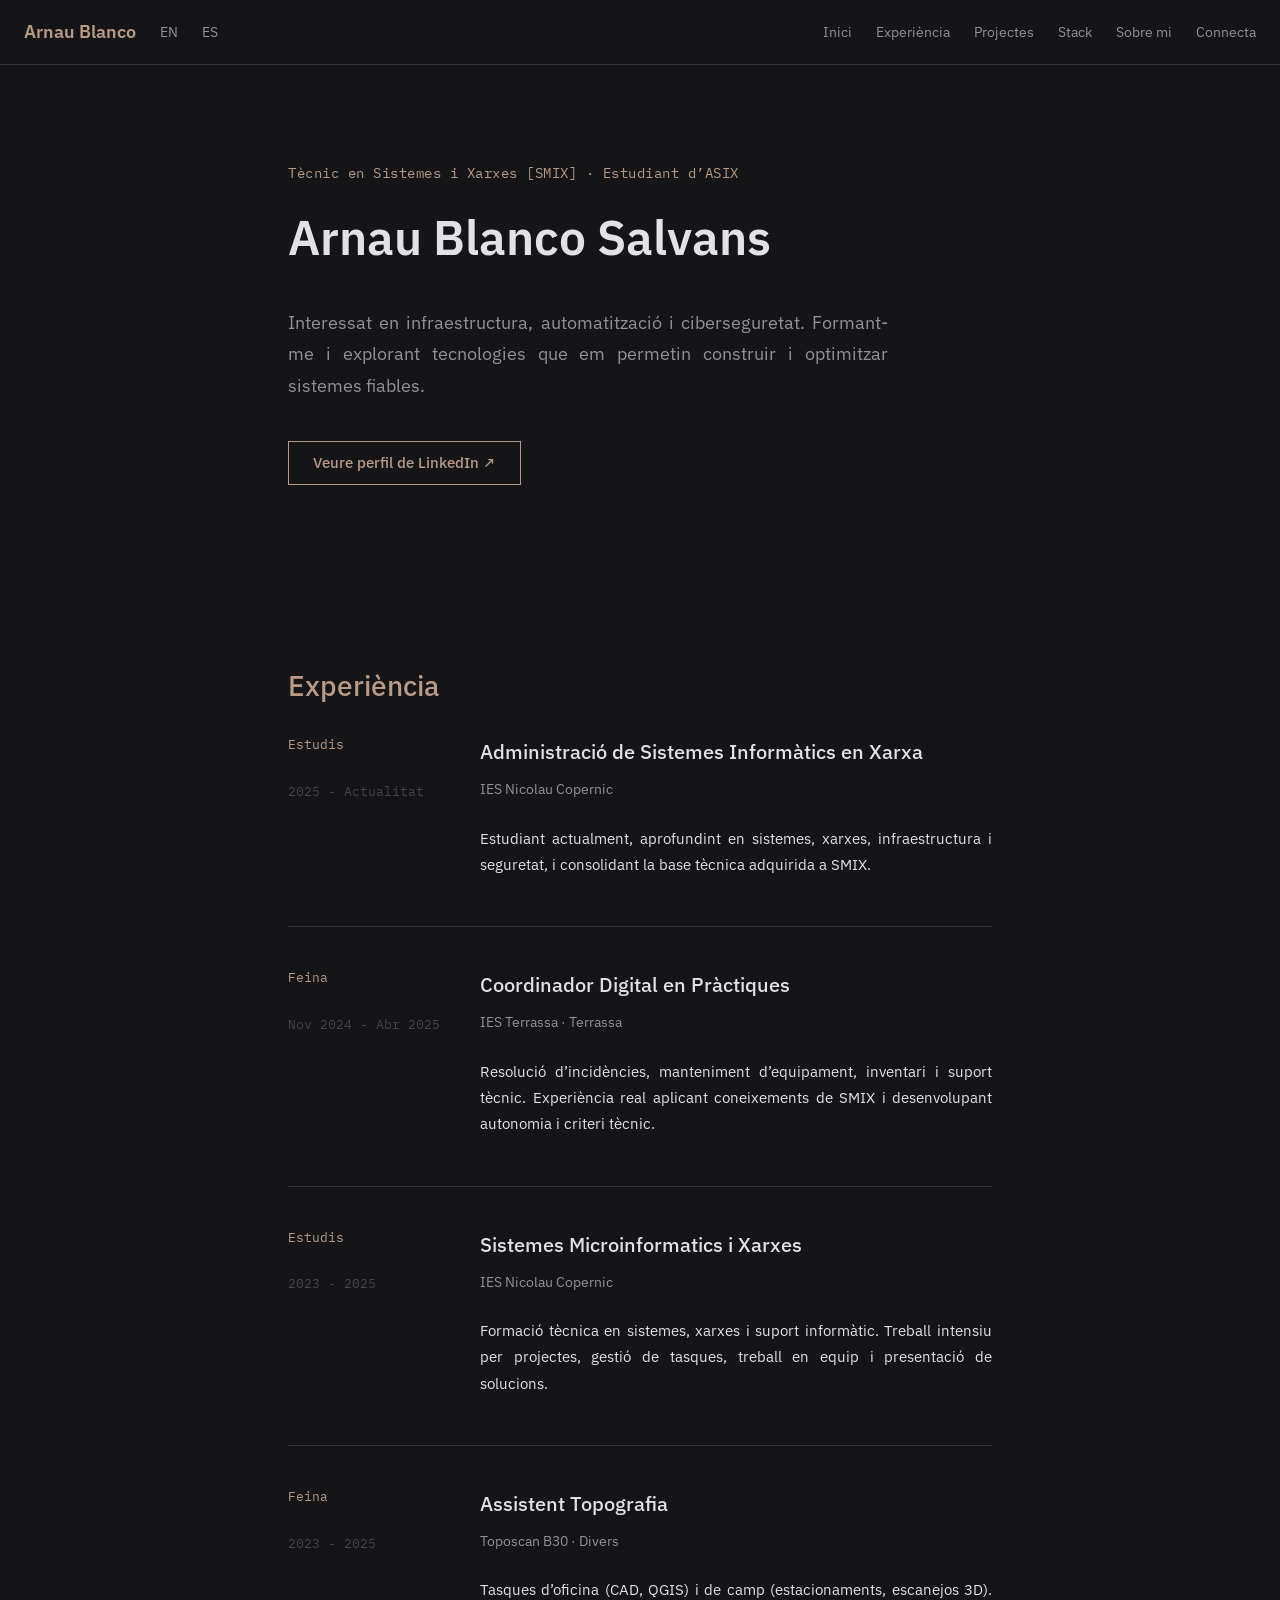
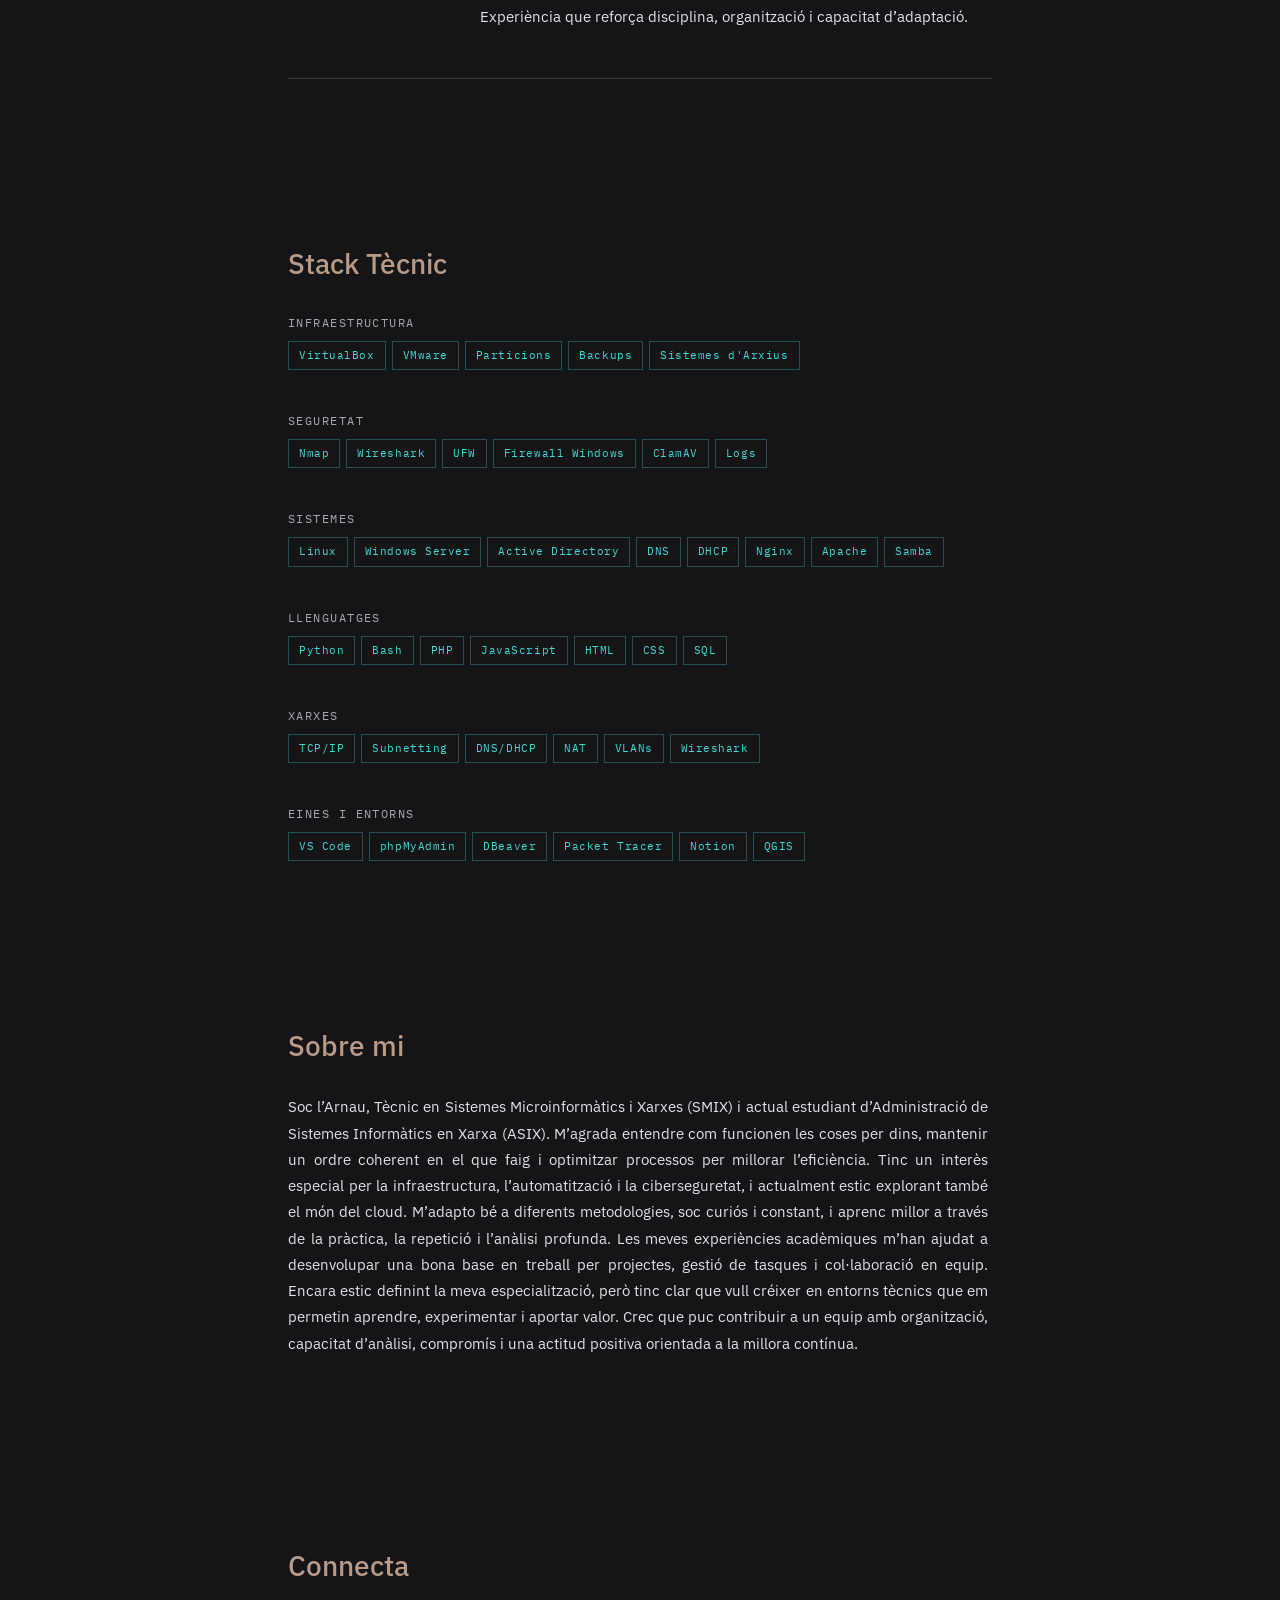
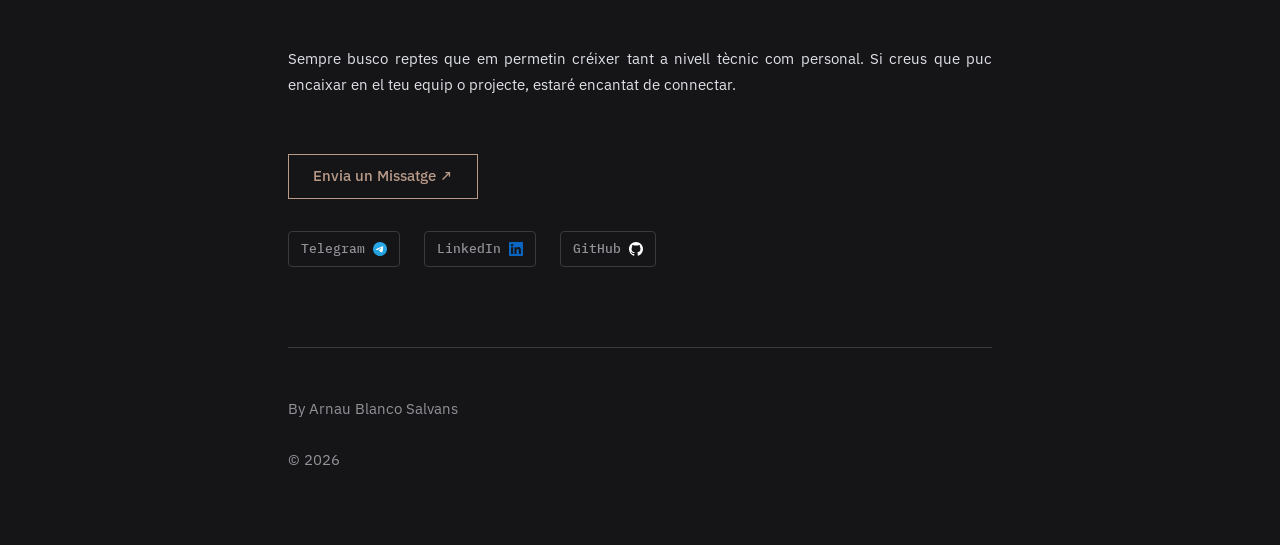
<file: index.html>
<!DOCTYPE html>
<html lang="ca">
<head>
    <meta charset="UTF-8">
    <meta name="viewport" content="width=device-width, initial-scale=1.0">
    <link rel="preconnect" href="https://fonts.googleapis.com">
    <link rel="preconnect" href="https://fonts.gstatic.com" crossorigin>
    <link href="https://fonts.googleapis.com/css2?family=IBM+Plex+Mono:ital,wght@0,100;0,200;0,300;0,400;0,500;0,600;0,700;1,100;1,200;1,300;1,400;1,500;1,600;1,700&family=IBM+Plex+Sans:ital,wght@0,100..700;1,100..700&display=swap" rel="stylesheet">
    <title>Arnau Blanco - Portafoli</title>
    <link rel="stylesheet" href="styles.css">
</head>
<body>

    <!-- ============================================================
         HEADER — Barra de navegació fixa a la part superior.
         Conté la marca personal i els enllaços de navegació.
         ============================================================ -->
    <header>

        <div class="brand-nav">
            <!-- Marca/Logo — nom curt per a la capçalera -->
            <span class="brand">Arnau Blanco</span>

            <!-- Selector d'idioma -->
            <nav class="lang-switch" aria-label="Language selector">
                <a href="indexEN.html">EN</a>
                <a href="indexES.html">ES</a>
            </nav>
        </div>

        <!-- Navegació principal -->
        <nav aria-label="Primary navigation">
            <a href="#hero">Inici</a>
            <a href="#experience">Experiència</a>
            <a href="#projects">Projectes</a>
            <a href="#stack">Stack</a>
            <a href="#about">Sobre mi</a>
            <a href="#contact">Connecta</a>
        </nav>

    </header>

    <main role="main">

        <!-- ============================================================
             HERO — Primera secció visible en entrar a la web.
             Conté el nom, el rol professional i el CTA principal.
             ============================================================ -->
        <section id="hero">

            <!-- Kicker — rol professional, sobre el nom -->
            <p class="hero-kicker">Tècnic en Sistemes i Xarxes [SMIX] · Estudiant d’ASIX</p>

            <!-- H1 — únic a la pàgina, el nom és el títol principal -->
            <h1>Arnau Blanco Salvans</h1>

            <!-- Headline — descripció breu del rol -->
            <p class="hero-headline">Interessat en infraestructura, automatització i ciberseguretat. Formant-me i explorant tecnologies que em permetin construir i optimitzar sistemes fiables.</p>

            <!-- CTA principal — botó d'acció destacada -->
            <a href="https://www.linkedin.com/in/arnau-blanco-salvans/" class="btn btn-primary" target="_blank" rel="noopener">
                <span>Veure perfil de LinkedIn ↗</span>
            </a>

        </section>


        <!-- ============================================================
             EXPERIENCE — Historial laboral i formatiu.
             ============================================================ -->
        <section id="experience">
            <h2>Experiència</h2>

            <!-- Llista d'entrades d'experiència -->
            <div class="experience-list">

                <article class="experience-entry">
                    <div class="entry-meta">
                        <p class="entry-type">Estudis</p>
                        <p class="entry-period">2025 - Actualitat</p>
                    </div>

                    <div class="entry-content">
                        <h3>Administració de Sistemes Informàtics en Xarxa</h3>
                        <p class="entry-org">IES Nicolau Copernic</p>
                        <p class="entry-desc">Estudiant actualment, aprofundint en sistemes, xarxes, infraestructura i seguretat, i consolidant la base tècnica adquirida a SMIX.</p>
                    </div>
                </article>

                <article class="experience-entry">
                    <!-- Metadades de l'entrada: tipus i període -->
                    <div class="entry-meta">
                        <p class="entry-type">Feina</p>
                        <p class="entry-period">Nov 2024 - Abr 2025</p>
                    </div>

                    <!-- Contingut principal de l'entrada -->
                    <div class="entry-content">
                        <h3>Coordinador Digital en Pràctiques</h3>
                        <p class="entry-org">IES Terrassa · Terrassa</p>
                        <p class="entry-desc">Resolució d’incidències, manteniment d’equipament, inventari i suport tècnic. Experiència real aplicant coneixements de SMIX i desenvolupant autonomia i criteri tècnic.</p>
                    </div>
                </article>

                <article class="experience-entry">
                    <div class="entry-meta">
                        <p class="entry-type">Estudis</p>
                        <p class="entry-period">2023 - 2025</p>
                    </div>

                    <div class="entry-content">
                        <h3>Sistemes Microinformatics i Xarxes</h3>
                        <p class="entry-org">IES Nicolau Copernic</p>
                        <p class="entry-desc">Formació tècnica en sistemes, xarxes i suport informàtic. Treball intensiu per projectes, gestió de tasques, treball en equip i presentació de solucions.</p>
                    </div>
                </article>

                <article class="experience-entry">
                    <div class="entry-meta">
                        <p class="entry-type">Feina</p>
                        <p class="entry-period">2023 - 2025</p>
                    </div>

                    <div class="entry-content">
                        <h3>Assistent Topografia</h3>
                        <p class="entry-org">Toposcan B30 · Divers</p>
                        <p class="entry-desc">Tasques d’oficina (CAD, QGIS) i de camp (estacionaments, escanejos 3D). Experiència que reforça disciplina, organització i capacitat d’adaptació.</p>
                    </div>
                </article>

            </div>
        </section>


        <!-- ============================================================
             PROJECTS — Treballs i projectes destacats.
             El botó "Preview" portarà a una galeria de projecte en el futur.
             ============================================================ -->
        <section id="projects">
            <h2>Projectes</h2>

            <!-- Llista de projectes -->
            <div class="projects-list">

                <article class="project-entry">

                    <!-- Enllaç de previsualització — portarà a pàgina de galeria -->
                    <a href="#" class="btn btn-preview">Preview ↗</a>

                    <div class="project-content">
                        <h3>Nom Projecte</h3>
                        <p class="project-desc">Paràgraf d'info del projecte.</p>

                        <!-- Tags de tecnologies usades al projecte -->
                        <ul class="project-tags">
                            <li class="tag chip--tech">TAG 1</li>
                            <li class="tag chip--tech">TAG 2</li>
                        </ul>
                    </div>

                </article>

                <article class="project-entry">
                    <a href="#" class="btn btn-preview">Preview ↗</a>

                    <div class="project-content">
                        <h3>Nom Projecte</h3>
                        <p class="project-desc">Paràgraf d'info del projecte.</p>

                        <ul class="project-tags">
                            <li class="tag chip--tech">TAG 1</li>
                            <li class="tag chip--tech">TAG 2</li>
                        </ul>
                    </div>
                </article>

            </div>
        </section>


        <!-- ============================================================
             STACK — Taxonomia de competències tècniques.
             Organitzades per categoria. Cada article és un grup independent.
             ============================================================ -->
        <section id="stack">
            <h2>Stack Tècnic</h2>

            <div class="stack-list">

                <article class="stack-group">
                    <p class="stack-title">Infraestructura</p>
                    <div class="stack-chips-wrap">
                        <span class="chip chip--tech">VirtualBox</span>
                        <span class="chip chip--tech">VMware</span>
                        <span class="chip chip--tech">Particions</span>
                        <span class="chip chip--tech">Backups</span>
                        <span class="chip chip--tech">Sistemes d'Arxius</span>
                    </div>
                </article>

                <article class="stack-group">
                    <p class="stack-title">Seguretat</p>
                    <div class="stack-chips-wrap">
                        <span class="chip chip--tech">Nmap</span>
                        <span class="chip chip--tech">Wireshark</span>
                        <span class="chip chip--tech">UFW</span>
                        <span class="chip chip--tech">Firewall Windows</span>
                        <span class="chip chip--tech">ClamAV</span>
                        <span class="chip chip--tech">Logs</span>
                    </div>
                </article>

                <article class="stack-group">
                    <p class="stack-title">Sistemes</p>
                    <div class="stack-chips-wrap">
                        <span class="chip chip--tech">Linux</span>
                        <span class="chip chip--tech">Windows Server</span>
                        <span class="chip chip--tech">Active Directory</span>
                        <span class="chip chip--tech">DNS</span>
                        <span class="chip chip--tech">DHCP</span>
                        <span class="chip chip--tech">Nginx</span>
                        <span class="chip chip--tech">Apache</span>
                        <span class="chip chip--tech">Samba</span>
                    </div>
                </article>

                <article class="stack-group">
                    <p class="stack-title">Llenguatges</p>
                    <div class="stack-chips-wrap">
                        <span class="chip chip--tech">Python</span>
                        <span class="chip chip--tech">Bash</span>
                        <span class="chip chip--tech">PHP</span>
                        <span class="chip chip--tech">JavaScript</span>
                        <span class="chip chip--tech">HTML</span>
                        <span class="chip chip--tech">CSS</span>
                        <span class="chip chip--tech">SQL</span>
                    </div>
                </article>

                <article class="stack-group">
                    <p class="stack-title">Xarxes</p>
                    <div class="stack-chips-wrap">
                        <span class="chip chip--tech">TCP/IP</span>
                        <span class="chip chip--tech">Subnetting</span>
                        <span class="chip chip--tech">DNS/DHCP</span>
                        <span class="chip chip--tech">NAT</span>
                        <span class="chip chip--tech">VLANs</span>
                        <span class="chip chip--tech">Wireshark</span>
                    </div>
                </article>

                <article class="stack-group">
                    <p class="stack-title">Eines i Entorns</p>
                    <div class="stack-chips-wrap">
                        <span class="chip chip--tech">VS Code</span>
                        <span class="chip chip--tech">phpMyAdmin</span>
                        <span class="chip chip--tech">DBeaver</span>
                        <span class="chip chip--tech">Packet Tracer</span>
                        <span class="chip chip--tech">Notion</span>
                        <span class="chip chip--tech">QGIS</span>
                    </div>
                </article>

    </div>
</section>


        <!-- ============================================================
             ABOUT — Descripció personal més extensa.
             ============================================================ -->
        <section id="about">
            <h2>Sobre mi</h2>
            <p>
                Soc l’Arnau, Tècnic en Sistemes Microinformàtics i Xarxes (SMIX) i actual estudiant d’Administració de Sistemes Informàtics en Xarxa (ASIX). M’agrada entendre com funcionen les coses per dins, mantenir un ordre coherent en el que faig i optimitzar processos per millorar l’eficiència.

                Tinc un interès especial per la infraestructura, l’automatització i la ciberseguretat, i actualment estic explorant també el món del cloud. M’adapto bé a diferents metodologies, soc curiós i constant, i aprenc millor a través de la pràctica, la repetició i l’anàlisi profunda.

                Les meves experiències acadèmiques m’han ajudat a desenvolupar una bona base en treball per projectes, gestió de tasques i col·laboració en equip. Encara estic definint la meva especialització, però tinc clar que vull créixer en entorns tècnics que em permetin aprendre, experimentar i aportar valor.

                Crec que puc contribuir a un equip amb organització, capacitat d’anàlisi, compromís i una actitud positiva orientada a la millora contínua.
            </p>
        </section>


        <!-- ============================================================
             CONTACT — Secció final de contacte i xarxes socials.
             CTA principal + enllaços a plataformes externes.
             ============================================================ -->
        <section id="contact">
            <h2>Connecta</h2>

            <p>Sempre busco reptes que em permetin créixer tant a nivell tècnic com personal. Si creus que puc encaixar en el teu equip o projecte, estaré encantat de connectar.</p>

            <!-- CTA principal — mailto directe -->
            <a href="mailto:arnau.blanco.s@outlook.com" class="btn btn-primary"> <span>Envia un Missatge ↗</span> </a>

            <!-- Xarxes socials -->
            <ul class="social-links">
                <li>
                    <a href="https://t.me/ArnauBlanco" class="btn btn-social" target="_blank" rel="noopener" aria-label="Telegram">
                        <span>Telegram</span>
                        <img src="img/telegram.svg" alt="Telegram logo" class="icon">
                    </a>
                </li>
                <li>
                    <a href="https://www.linkedin.com/in/arnau-blanco-salvans/" class="btn btn-social" target="_blank" rel="noopener" aria-label="LinkedIn">
                        <span>LinkedIn</span>
                        <img src="img/linkedin.svg" alt="LinkedIn logo" class="icon">
                    </a>
                </li>
                <li>
                    <a href="https://github.com/not4RK0" class="btn btn-social" target="_blank" rel="noopener" aria-label="GitHub">
                        <span>GitHub</span>
                        <img src="img/github_dark.svg" alt="GitHub logo" class="icon">
                    </a>
                </li>
            </ul>

        </section>

    </main>


    <!-- ============================================================
         FOOTER — Peu de pàgina amb firma i copyright.
         ============================================================ -->
    <footer>
        <p>By Arnau Blanco Salvans</p>
        <p>&copy; 2026</p>
    </footer>

</body>
</html>
</file>
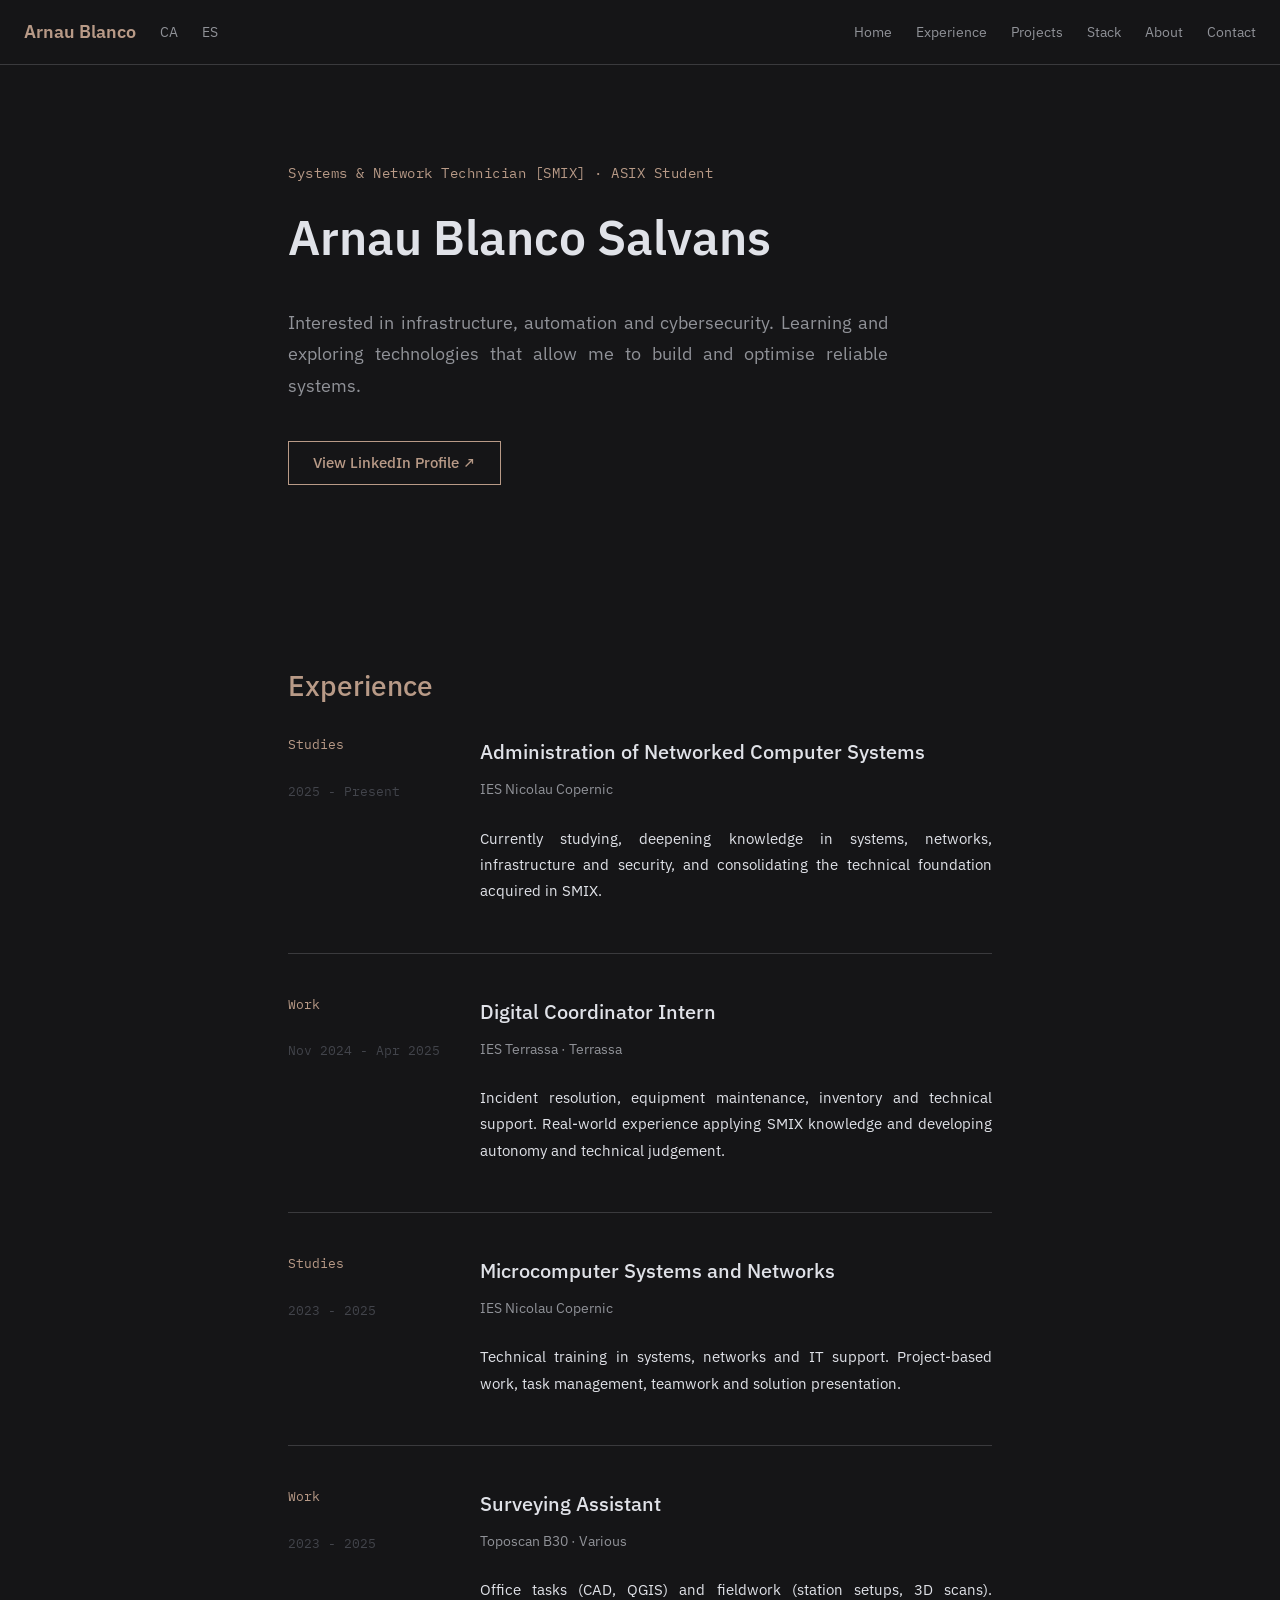
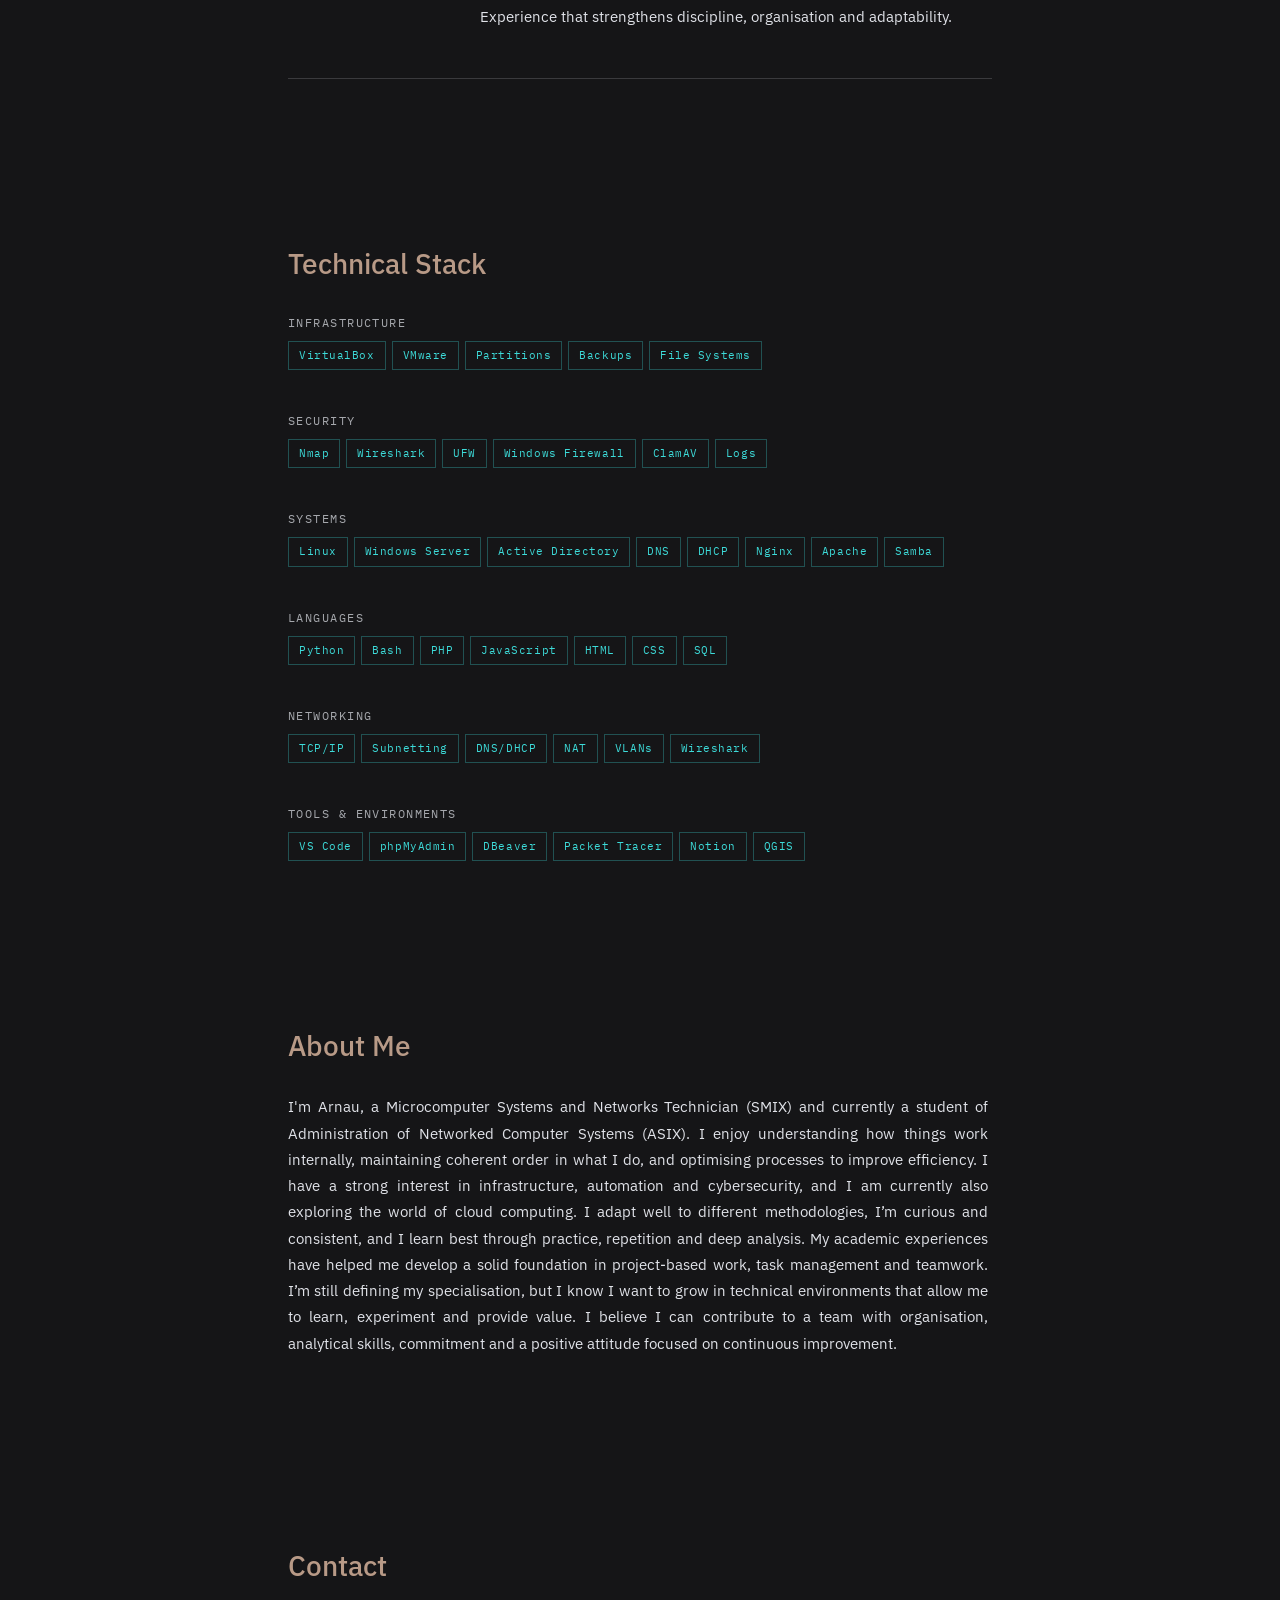
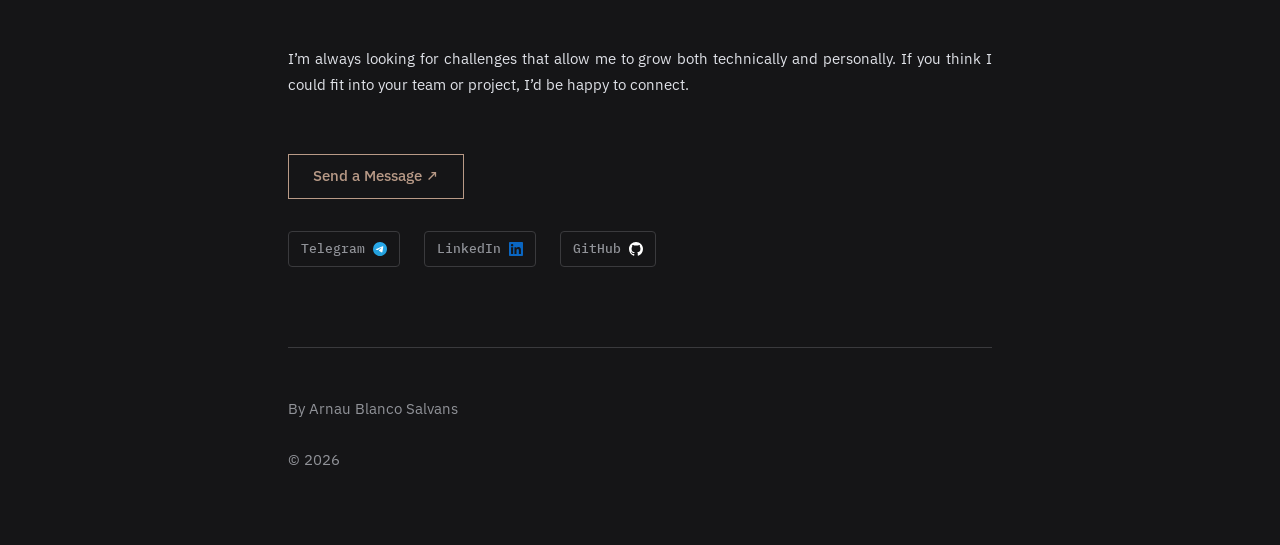
<file: indexEN.html>
<!DOCTYPE html>
<html lang="en">
<head>
    <meta charset="UTF-8">
    <meta name="viewport" content="width=device-width, initial-scale=1.0">
    <link rel="preconnect" href="https://fonts.googleapis.com">
    <link rel="preconnect" href="https://fonts.gstatic.com" crossorigin>
    <link href="https://fonts.googleapis.com/css2?family=IBM+Plex+Mono:ital,wght@0,100;0,200;0,300;0,400;0,500;0,600;0,700;1,100;1,200;1,300;1,400;1,500;1,600;1,700&family=IBM+Plex+Sans:ital,wght@0,100..700;1,100..700&display=swap" rel="stylesheet">
    <title>Arnau Blanco - Portfolio</title>
    <link rel="stylesheet" href="styles.css">
</head>
<body>

    <!-- ============================================================
         HEADER — Fixed navigation bar at the top.
         Contains personal branding and navigation links.
         ============================================================ -->
    <header>

        <div class="brand-nav">
            <!-- Brand/Logo -->
            <span class="brand">Arnau Blanco</span>

            <!-- Language selector -->
            <nav class="lang-switch" aria-label="Language selector">
                <a href="index.html">CA</a>
                <a href="indexES.html">ES</a>
            </nav>
        </div>

        <!-- Main navigation -->
        <nav aria-label="Primary navigation">
            <a href="#hero">Home</a>
            <a href="#experience">Experience</a>
            <a href="#projects">Projects</a>
            <a href="#stack">Stack</a>
            <a href="#about">About</a>
            <a href="#contact">Contact</a>
        </nav>

    </header>

    <main role="main">

        <!-- ============================================================
             HERO — First visible section.
             Contains name, role and main CTA.
             ============================================================ -->
        <section id="hero">

            <!-- Kicker -->
            <p class="hero-kicker">Systems & Network Technician [SMIX] · ASIX Student</p>

            <!-- H1 -->
            <h1>Arnau Blanco Salvans</h1>

            <!-- Headline -->
            <p class="hero-headline">Interested in infrastructure, automation and cybersecurity. Learning and exploring technologies that allow me to build and optimise reliable systems.</p>

            <!-- CTA -->
            <a href="https://www.linkedin.com/in/arnau-blanco-salvans/" class="btn btn-primary" target="_blank" rel="noopener">
                <span>View LinkedIn Profile ↗</span>
            </a>

        </section>


        <!-- ============================================================
             EXPERIENCE — Work and academic history.
             ============================================================ -->
        <section id="experience">
            <h2>Experience</h2>

            <div class="experience-list">

                <article class="experience-entry">
                    <div class="entry-meta">
                        <p class="entry-type">Studies</p>
                        <p class="entry-period">2025 - Present</p>
                    </div>

                    <div class="entry-content">
                        <h3>Administration of Networked Computer Systems</h3>
                        <p class="entry-org">IES Nicolau Copernic</p>
                        <p class="entry-desc">Currently studying, deepening knowledge in systems, networks, infrastructure and security, and consolidating the technical foundation acquired in SMIX.</p>
                    </div>
                </article>

                <article class="experience-entry">
                    <div class="entry-meta">
                        <p class="entry-type">Work</p>
                        <p class="entry-period">Nov 2024 - Apr 2025</p>
                    </div>

                    <div class="entry-content">
                        <h3>Digital Coordinator Intern</h3>
                        <p class="entry-org">IES Terrassa · Terrassa</p>
                        <p class="entry-desc">Incident resolution, equipment maintenance, inventory and technical support. Real-world experience applying SMIX knowledge and developing autonomy and technical judgement.</p>
                    </div>
                </article>

                <article class="experience-entry">
                    <div class="entry-meta">
                        <p class="entry-type">Studies</p>
                        <p class="entry-period">2023 - 2025</p>
                    </div>

                    <div class="entry-content">
                        <h3>Microcomputer Systems and Networks</h3>
                        <p class="entry-org">IES Nicolau Copernic</p>
                        <p class="entry-desc">Technical training in systems, networks and IT support. Project-based work, task management, teamwork and solution presentation.</p>
                    </div>
                </article>

                <article class="experience-entry">
                    <div class="entry-meta">
                        <p class="entry-type">Work</p>
                        <p class="entry-period">2023 - 2025</p>
                    </div>

                    <div class="entry-content">
                        <h3>Surveying Assistant</h3>
                        <p class="entry-org">Toposcan B30 · Various</p>
                        <p class="entry-desc">Office tasks (CAD, QGIS) and fieldwork (station setups, 3D scans). Experience that strengthens discipline, organisation and adaptability.</p>
                    </div>
                </article>

            </div>
        </section>


        <!-- ============================================================
             PROJECTS — Hidden until real content is added.
             ============================================================ -->
        <section id="projects">
            <h2>Projects</h2>

            <div class="projects-list">

                <article class="project-entry">
                    <a href="#" class="btn btn-preview">Preview ↗</a>

                    <div class="project-content">
                        <h3>Project Name</h3>
                        <p class="project-desc">Project information paragraph.</p>

                        <ul class="project-tags">
                            <li class="tag chip--tech">TAG 1</li>
                            <li class="tag chip--tech">TAG 2</li>
                        </ul>
                    </div>
                </article>

                <article class="project-entry">
                    <a href="#" class="btn btn-preview">Preview ↗</a>

                    <div class="project-content">
                        <h3>Project Name</h3>
                        <p class="project-desc">Project information paragraph.</p>

                        <ul class="project-tags">
                            <li class="tag chip--tech">TAG 1</li>
                            <li class="tag chip--tech">TAG 2</li>
                        </ul>
                    </div>
                </article>

            </div>
        </section>


        <!-- ============================================================
             STACK — Technical competencies.
             ============================================================ -->
        <section id="stack">
            <h2>Technical Stack</h2>

            <div class="stack-list">

                <article class="stack-group">
                    <p class="stack-title">Infrastructure</p>
                    <div class="stack-chips-wrap">
                        <span class="chip chip--tech">VirtualBox</span>
                        <span class="chip chip--tech">VMware</span>
                        <span class="chip chip--tech">Partitions</span>
                        <span class="chip chip--tech">Backups</span>
                        <span class="chip chip--tech">File Systems</span>
                    </div>
                </article>

                <article class="stack-group">
                    <p class="stack-title">Security</p>
                    <div class="stack-chips-wrap">
                        <span class="chip chip--tech">Nmap</span>
                        <span class="chip chip--tech">Wireshark</span>
                        <span class="chip chip--tech">UFW</span>
                        <span class="chip chip--tech">Windows Firewall</span>
                        <span class="chip chip--tech">ClamAV</span>
                        <span class="chip chip--tech">Logs</span>
                    </div>
                </article>

                <article class="stack-group">
                    <p class="stack-title">Systems</p>
                    <div class="stack-chips-wrap">
                        <span class="chip chip--tech">Linux</span>
                        <span class="chip chip--tech">Windows Server</span>
                        <span class="chip chip--tech">Active Directory</span>
                        <span class="chip chip--tech">DNS</span>
                        <span class="chip chip--tech">DHCP</span>
                        <span class="chip chip--tech">Nginx</span>
                        <span class="chip chip--tech">Apache</span>
                        <span class="chip chip--tech">Samba</span>
                    </div>
                </article>

                <article class="stack-group">
                    <p class="stack-title">Languages</p>
                    <div class="stack-chips-wrap">
                        <span class="chip chip--tech">Python</span>
                        <span class="chip chip--tech">Bash</span>
                        <span class="chip chip--tech">PHP</span>
                        <span class="chip chip--tech">JavaScript</span>
                        <span class="chip chip--tech">HTML</span>
                        <span class="chip chip--tech">CSS</span>
                        <span class="chip chip--tech">SQL</span>
                    </div>
                </article>

                <article class="stack-group">
                    <p class="stack-title">Networking</p>
                    <div class="stack-chips-wrap">
                        <span class="chip chip--tech">TCP/IP</span>
                        <span class="chip chip--tech">Subnetting</span>
                        <span class="chip chip--tech">DNS/DHCP</span>
                        <span class="chip chip--tech">NAT</span>
                        <span class="chip chip--tech">VLANs</span>
                        <span class="chip chip--tech">Wireshark</span>
                    </div>
                </article>

                <article class="stack-group">
                    <p class="stack-title">Tools & Environments</p>
                    <div class="stack-chips-wrap">
                        <span class="chip chip--tech">VS Code</span>
                        <span class="chip chip--tech">phpMyAdmin</span>
                        <span class="chip chip--tech">DBeaver</span>
                        <span class="chip chip--tech">Packet Tracer</span>
                        <span class="chip chip--tech">Notion</span>
                        <span class="chip chip--tech">QGIS</span>
                    </div>
                </article>

            </div>
        </section>


        <!-- ============================================================
             ABOUT — Personal description.
             ============================================================ -->
        <section id="about">
            <h2>About Me</h2>
            <p>
                I'm Arnau, a Microcomputer Systems and Networks Technician (SMIX) and currently a student of Administration of Networked Computer Systems (ASIX). I enjoy understanding how things work internally, maintaining coherent order in what I do, and optimising processes to improve efficiency.

                I have a strong interest in infrastructure, automation and cybersecurity, and I am currently also exploring the world of cloud computing. I adapt well to different methodologies, I’m curious and consistent, and I learn best through practice, repetition and deep analysis.

                My academic experiences have helped me develop a solid foundation in project-based work, task management and teamwork. I’m still defining my specialisation, but I know I want to grow in technical environments that allow me to learn, experiment and provide value.

                I believe I can contribute to a team with organisation, analytical skills, commitment and a positive attitude focused on continuous improvement.
            </p>
        </section>


        <!-- ============================================================
             CONTACT — Contact and social links.
             ============================================================ -->
        <section id="contact">
            <h2>Contact</h2>

            <p>I’m always looking for challenges that allow me to grow both technically and personally. If you think I could fit into your team or project, I’d be happy to connect.</p>

            <!-- CTA -->
            <a href="mailto:arnau.blanco.s@outlook.com" class="btn btn-primary"> <span>Send a Message ↗</span> </a>

            <!-- Social links -->
            <ul class="social-links">
                <li>
                    <a href="https://t.me/ArnauBlanco" class="btn btn-social" target="_blank" rel="noopener" aria-label="Telegram">
                        <span>Telegram</span>
                        <img src="img/telegram.svg" alt="Telegram logo" class="icon">
                    </a>
                </li>
                <li>
                    <a href="https://www.linkedin.com/in/arnau-blanco-salvans/" class="btn btn-social" target="_blank" rel="noopener" aria-label="LinkedIn">
                        <span>LinkedIn</span>
                        <img src="img/linkedin.svg" alt="LinkedIn logo" class="icon">
                    </a>
                </li>
                <li>
                    <a href="https://github.com/not4RK0" class="btn btn-social" target="_blank" rel="noopener" aria-label="GitHub">
                        <span>GitHub</span>
                        <img src="img/github_dark.svg" alt="GitHub logo" class="icon">
                    </a>
                </li>
            </ul>

        </section>

    </main>


    <!-- ============================================================
         FOOTER — Footer.
         ============================================================ -->
    <footer>
        <p>By Arnau Blanco Salvans</p>
        <p>&copy; 2026</p>
    </footer>

</body>
</html>
</file>
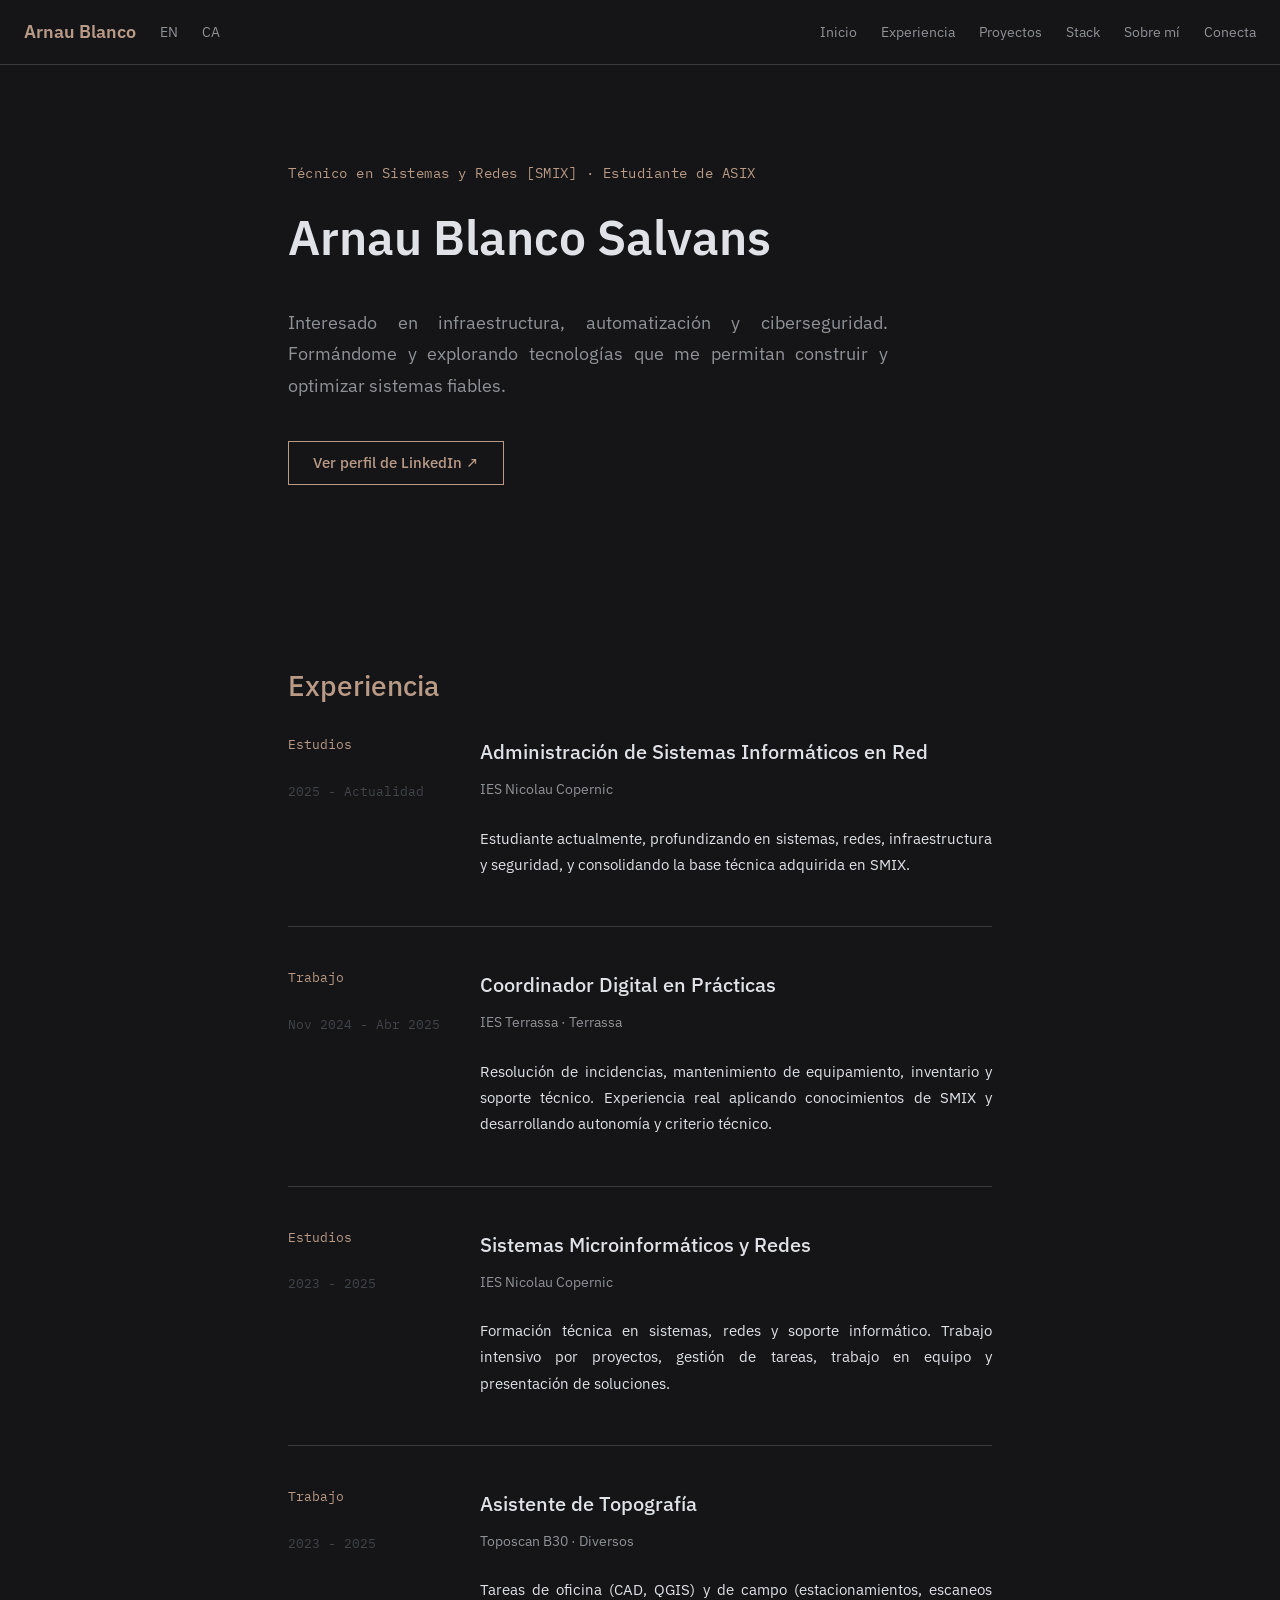
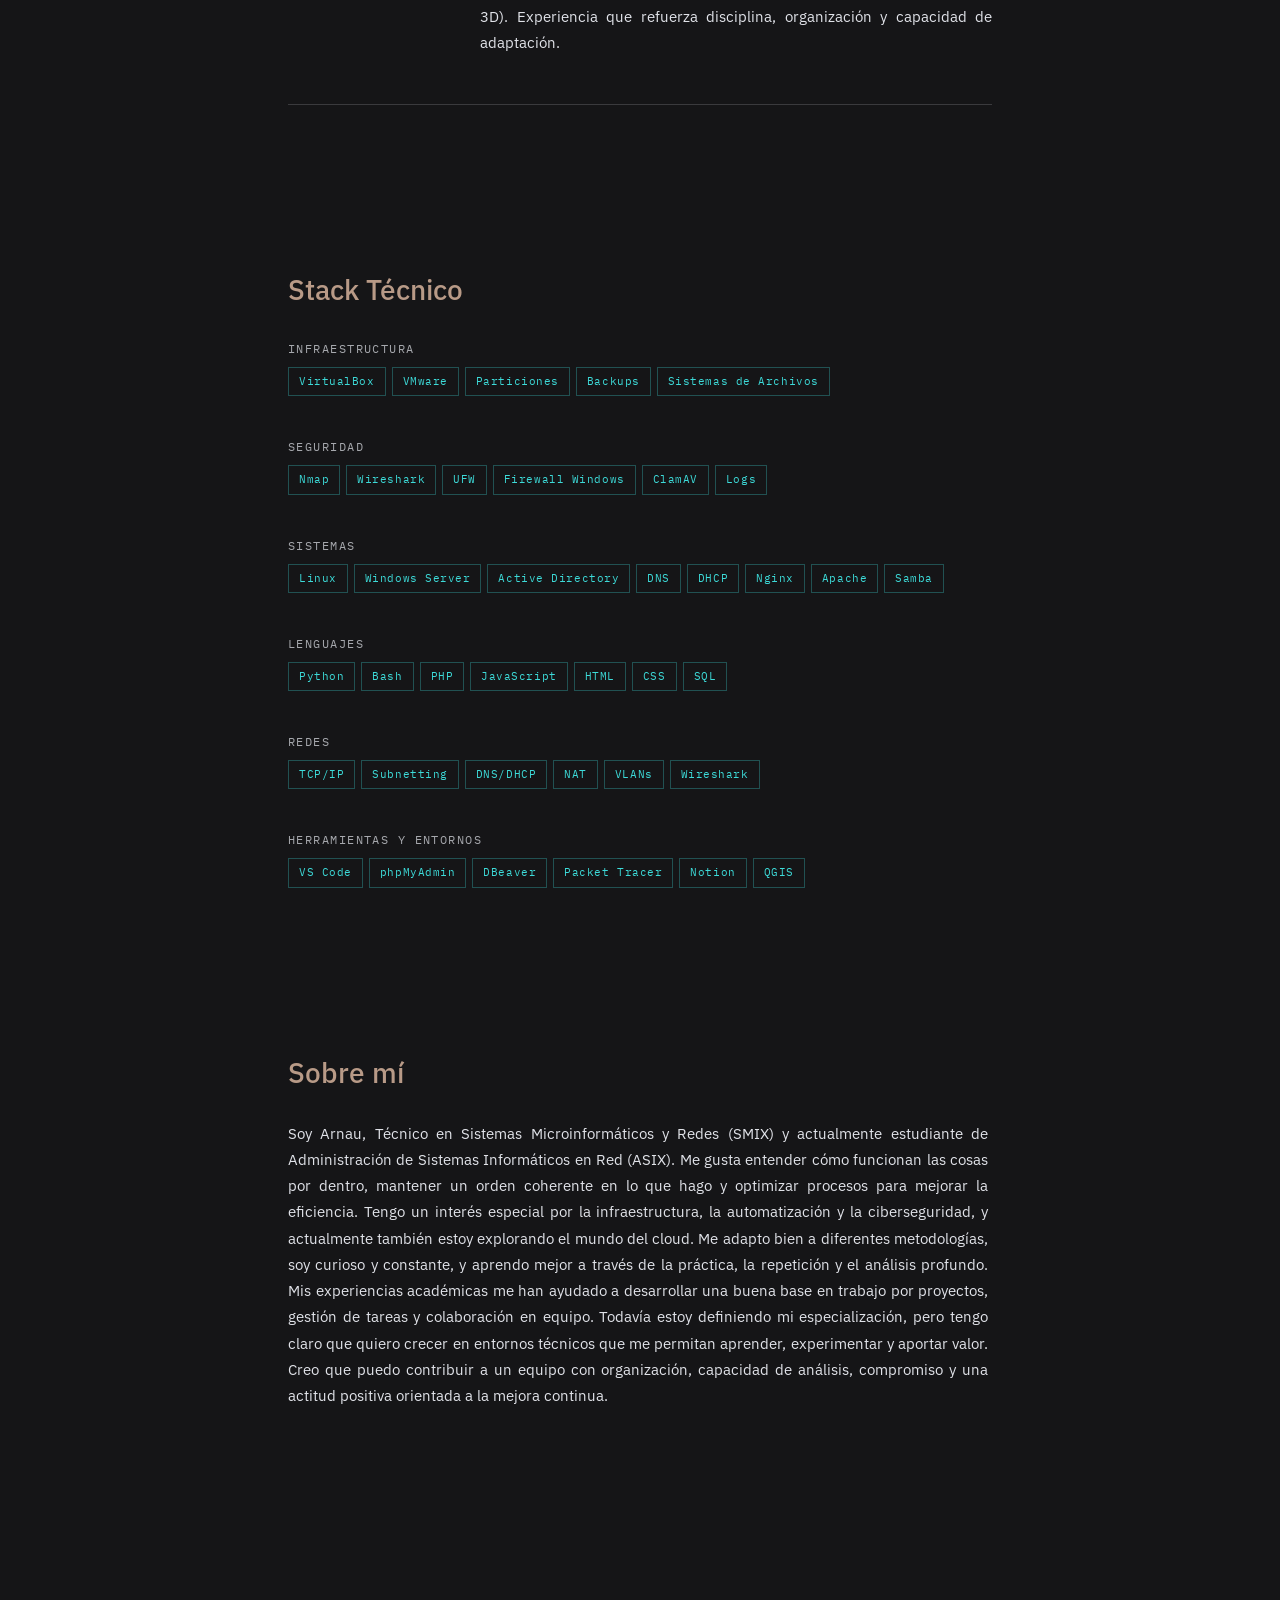
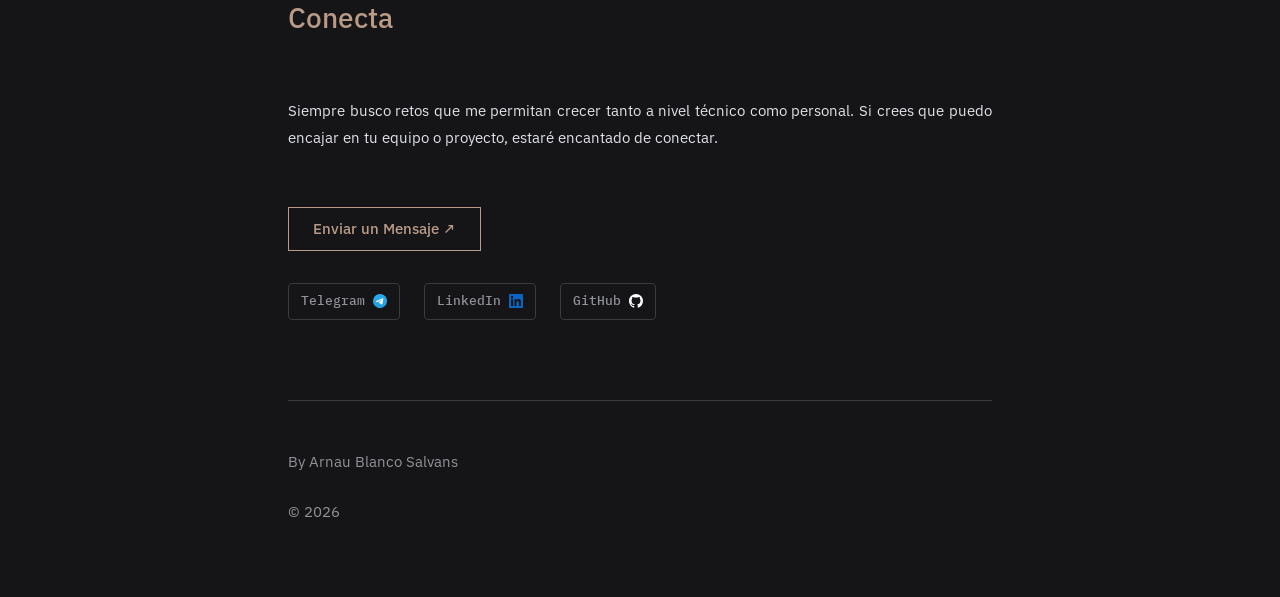
<file: indexES.html>
<!DOCTYPE html>
<html lang="es">
<head>
    <meta charset="UTF-8">
    <meta name="viewport" content="width=device-width, initial-scale=1.0">
    <link rel="preconnect" href="https://fonts.googleapis.com">
    <link rel="preconnect" href="https://fonts.gstatic.com" crossorigin>
    <link href="https://fonts.googleapis.com/css2?family=IBM+Plex+Mono:ital,wght@0,100;0,200;0,300;0,400;0,500;0,600;0,700;1,100;1,200;1,300;1,400;1,500;1,600;1,700&family=IBM+Plex+Sans:ital,wght@0,100..700;1,100..700&display=swap" rel="stylesheet">
    <title>Arnau Blanco - Portafolio</title>
    <link rel="stylesheet" href="styles.css">
</head>
<body>

    <!-- ============================================================
         HEADER — Barra de navegación fija en la parte superior.
         Contiene la marca personal y los enlaces de navegación.
         ============================================================ -->
    <header>

        <div class="brand-nav">
            <!-- Marca/Logo -->
            <span class="brand">Arnau Blanco</span>

            <!-- Selector de idioma -->
            <nav class="lang-switch" aria-label="Selector de idioma">
                <a href="indexEN.html">EN</a>
                <a href="index.html">CA</a>
            </nav>
        </div>

        <!-- Navegación principal -->
        <nav aria-label="Primary navigation">
            <a href="#hero">Inicio</a>
            <a href="#experience">Experiencia</a>
            <a href="#projects">Proyectos</a>
            <a href="#stack">Stack</a>
            <a href="#about">Sobre mí</a>
            <a href="#contact">Conecta</a>
        </nav>

    </header>

    <main role="main">

        <!-- ============================================================
             HERO — Primera sección visible al entrar en la web.
             Contiene el nombre, el rol profesional y el CTA principal.
             ============================================================ -->
        <section id="hero">

            <!-- Kicker -->
            <p class="hero-kicker">Técnico en Sistemas y Redes [SMIX] · Estudiante de ASIX</p>

            <!-- H1 -->
            <h1>Arnau Blanco Salvans</h1>

            <!-- Headline -->
            <p class="hero-headline">Interesado en infraestructura, automatización y ciberseguridad. Formándome y explorando tecnologías que me permitan construir y optimizar sistemas fiables.</p>

            <!-- CTA principal -->
            <a href="https://www.linkedin.com/in/arnau-blanco-salvans/" class="btn btn-primary" target="_blank" rel="noopener">
                <span>Ver perfil de LinkedIn ↗</span>
            </a>

        </section>


        <!-- ============================================================
             EXPERIENCE — Historial laboral y formativo.
             ============================================================ -->
        <section id="experience">
            <h2>Experiencia</h2>

            <div class="experience-list">

                <article class="experience-entry">
                    <div class="entry-meta">
                        <p class="entry-type">Estudios</p>
                        <p class="entry-period">2025 - Actualidad</p>
                    </div>

                    <div class="entry-content">
                        <h3>Administración de Sistemas Informáticos en Red</h3>
                        <p class="entry-org">IES Nicolau Copernic</p>
                        <p class="entry-desc">Estudiante actualmente, profundizando en sistemas, redes, infraestructura y seguridad, y consolidando la base técnica adquirida en SMIX.</p>
                    </div>
                </article>

                <article class="experience-entry">
                    <div class="entry-meta">
                        <p class="entry-type">Trabajo</p>
                        <p class="entry-period">Nov 2024 - Abr 2025</p>
                    </div>

                    <div class="entry-content">
                        <h3>Coordinador Digital en Prácticas</h3>
                        <p class="entry-org">IES Terrassa · Terrassa</p>
                        <p class="entry-desc">Resolución de incidencias, mantenimiento de equipamiento, inventario y soporte técnico. Experiencia real aplicando conocimientos de SMIX y desarrollando autonomía y criterio técnico.</p>
                    </div>
                </article>

                <article class="experience-entry">
                    <div class="entry-meta">
                        <p class="entry-type">Estudios</p>
                        <p class="entry-period">2023 - 2025</p>
                    </div>

                    <div class="entry-content">
                        <h3>Sistemas Microinformáticos y Redes</h3>
                        <p class="entry-org">IES Nicolau Copernic</p>
                        <p class="entry-desc">Formación técnica en sistemas, redes y soporte informático. Trabajo intensivo por proyectos, gestión de tareas, trabajo en equipo y presentación de soluciones.</p>
                    </div>
                </article>

                <article class="experience-entry">
                    <div class="entry-meta">
                        <p class="entry-type">Trabajo</p>
                        <p class="entry-period">2023 - 2025</p>
                    </div>

                    <div class="entry-content">
                        <h3>Asistente de Topografía</h3>
                        <p class="entry-org">Toposcan B30 · Diversos</p>
                        <p class="entry-desc">Tareas de oficina (CAD, QGIS) y de campo (estacionamientos, escaneos 3D). Experiencia que refuerza disciplina, organización y capacidad de adaptación.</p>
                    </div>
                </article>

            </div>
        </section>


        <!-- ============================================================
             PROJECTS — Oculto hasta tener contenido real.
             ============================================================ -->
        <section id="projects">
            <h2>Proyectos</h2>

            <div class="projects-list">

                <article class="project-entry">
                    <a href="#" class="btn btn-preview">Preview ↗</a>

                    <div class="project-content">
                        <h3>Nombre del Proyecto</h3>
                        <p class="project-desc">Párrafo de información del proyecto.</p>

                        <ul class="project-tags">
                            <li class="tag chip--tech">TAG 1</li>
                            <li class="tag chip--tech">TAG 2</li>
                        </ul>
                    </div>
                </article>

                <article class="project-entry">
                    <a href="#" class="btn btn-preview">Preview ↗</a>

                    <div class="project-content">
                        <h3>Nombre del Proyecto</h3>
                        <p class="project-desc">Párrafo de información del proyecto.</p>

                        <ul class="project-tags">
                            <li class="tag chip--tech">TAG 1</li>
                            <li class="tag chip--tech">TAG 2</li>
                        </ul>
                    </div>
                </article>

            </div>
        </section>


        <!-- ============================================================
             STACK — Competencias técnicas.
             ============================================================ -->
        <section id="stack">
            <h2>Stack Técnico</h2>

            <div class="stack-list">

                <article class="stack-group">
                    <p class="stack-title">Infraestructura</p>
                    <div class="stack-chips-wrap">
                        <span class="chip chip--tech">VirtualBox</span>
                        <span class="chip chip--tech">VMware</span>
                        <span class="chip chip--tech">Particiones</span>
                        <span class="chip chip--tech">Backups</span>
                        <span class="chip chip--tech">Sistemas de Archivos</span>
                    </div>
                </article>

                <article class="stack-group">
                    <p class="stack-title">Seguridad</p>
                    <div class="stack-chips-wrap">
                        <span class="chip chip--tech">Nmap</span>
                        <span class="chip chip--tech">Wireshark</span>
                        <span class="chip chip--tech">UFW</span>
                        <span class="chip chip--tech">Firewall Windows</span>
                        <span class="chip chip--tech">ClamAV</span>
                        <span class="chip chip--tech">Logs</span>
                    </div>
                </article>

                <article class="stack-group">
                    <p class="stack-title">Sistemas</p>
                    <div class="stack-chips-wrap">
                        <span class="chip chip--tech">Linux</span>
                        <span class="chip chip--tech">Windows Server</span>
                        <span class="chip chip--tech">Active Directory</span>
                        <span class="chip chip--tech">DNS</span>
                        <span class="chip chip--tech">DHCP</span>
                        <span class="chip chip--tech">Nginx</span>
                        <span class="chip chip--tech">Apache</span>
                        <span class="chip chip--tech">Samba</span>
                    </div>
                </article>

                <article class="stack-group">
                    <p class="stack-title">Lenguajes</p>
                    <div class="stack-chips-wrap">
                        <span class="chip chip--tech">Python</span>
                        <span class="chip chip--tech">Bash</span>
                        <span class="chip chip--tech">PHP</span>
                        <span class="chip chip--tech">JavaScript</span>
                        <span class="chip chip--tech">HTML</span>
                        <span class="chip chip--tech">CSS</span>
                        <span class="chip chip--tech">SQL</span>
                    </div>
                </article>

                <article class="stack-group">
                    <p class="stack-title">Redes</p>
                    <div class="stack-chips-wrap">
                        <span class="chip chip--tech">TCP/IP</span>
                        <span class="chip chip--tech">Subnetting</span>
                        <span class="chip chip--tech">DNS/DHCP</span>
                        <span class="chip chip--tech">NAT</span>
                        <span class="chip chip--tech">VLANs</span>
                        <span class="chip chip--tech">Wireshark</span>
                    </div>
                </article>

                <article class="stack-group">
                    <p class="stack-title">Herramientas y Entornos</p>
                    <div class="stack-chips-wrap">
                        <span class="chip chip--tech">VS Code</span>
                        <span class="chip chip--tech">phpMyAdmin</span>
                        <span class="chip chip--tech">DBeaver</span>
                        <span class="chip chip--tech">Packet Tracer</span>
                        <span class="chip chip--tech">Notion</span>
                        <span class="chip chip--tech">QGIS</span>
                    </div>
                </article>

            </div>
        </section>


        <!-- ============================================================
             ABOUT — Descripción personal.
             ============================================================ -->
        <section id="about">
            <h2>Sobre mí</h2>
            <p>
                Soy Arnau, Técnico en Sistemas Microinformáticos y Redes (SMIX) y actualmente estudiante de Administración de Sistemas Informáticos en Red (ASIX). Me gusta entender cómo funcionan las cosas por dentro, mantener un orden coherente en lo que hago y optimizar procesos para mejorar la eficiencia.

                Tengo un interés especial por la infraestructura, la automatización y la ciberseguridad, y actualmente también estoy explorando el mundo del cloud. Me adapto bien a diferentes metodologías, soy curioso y constante, y aprendo mejor a través de la práctica, la repetición y el análisis profundo.

                Mis experiencias académicas me han ayudado a desarrollar una buena base en trabajo por proyectos, gestión de tareas y colaboración en equipo. Todavía estoy definiendo mi especialización, pero tengo claro que quiero crecer en entornos técnicos que me permitan aprender, experimentar y aportar valor.

                Creo que puedo contribuir a un equipo con organización, capacidad de análisis, compromiso y una actitud positiva orientada a la mejora continua.
            </p>
        </section>


        <!-- ============================================================
             CONTACT — Contacto y redes sociales.
             ============================================================ -->
        <section id="contact">
            <h2>Conecta</h2>

            <p>Siempre busco retos que me permitan crecer tanto a nivel técnico como personal. Si crees que puedo encajar en tu equipo o proyecto, estaré encantado de conectar.</p>

            <!-- CTA principal -->
            <a href="mailto:arnau.blanco.s@outlook.com" class="btn btn-primary"> <span>Enviar un Mensaje ↗</span> </a>

            <!-- Redes sociales -->
            <ul class="social-links">
                <li>
                    <a href="https://t.me/ArnauBlanco" class="btn btn-social" target="_blank" rel="noopener" aria-label="Telegram">
                        <span>Telegram</span>
                        <img src="img/telegram.svg" alt="Logo de Telegram" class="icon">
                    </a>
                </li>
                <li>
                    <a href="https://www.linkedin.com/in/arnau-blanco-salvans/" class="btn btn-social" target="_blank" rel="noopener" aria-label="LinkedIn">
                        <span>LinkedIn</span>
                        <img src="img/linkedin.svg" alt="Logo de LinkedIn" class="icon">
                    </a>
                </li>
                <li>
                    <a href="https://github.com/not4RK0" class="btn btn-social" target="_blank" rel="noopener" aria-label="GitHub">
                        <span>GitHub</span>
                        <img src="img/github_dark.svg" alt="Logo de GitHub" class="icon">
                    </a>
                </li>
            </ul>

        </section>

    </main>


    <!-- ============================================================
         FOOTER — Pie de página.
         ============================================================ -->
    <footer>
        <p>By Arnau Blanco Salvans</p>
        <p>&copy; 2026</p>
    </footer>

</body>
</html>
</file>
<file: styles.css>
/* ===========================================================
   BASE
   =========================================================== */

*, *::before, *::after {
    box-sizing: border-box;
    margin: 0;
    padding: 0;
    border-radius: 0;
}

html {
    scroll-behavior: smooth;
}

:root {
    --bg-body:        #151517;
    --text-primary:   #e0e2e8;
    --text-secondary: #909298;
    --text-dim:       #42444b;

    --accent-main:    #b89a87;
    --accent-tech:    #3ddbd9;

    --border-subtle:  #3a3a3d;

    --font-sans: 'IBM Plex Sans', sans-serif;
    --font-mono: 'IBM Plex Mono', monospace;

    --s1:  8px;
    --s2:  16px;
    --s3:  24px;
    --s4:  32px;
    --s5:  40px;
    --s6:  48px;
    --s8:  64px;
    --s10: 80px;
    --s12: 96px;
    --s16: 128px;
}

body {
    font-family: var(--font-sans);
    background-color: var(--bg-body);
    color: var(--text-primary);
    font-size: 15px;
    line-height: 1.75; /* més llegible */
    -webkit-font-smoothing: antialiased;
    -moz-osx-font-smoothing: grayscale;
    min-height: 100vh;
}

ul, ol { list-style: none; }
a { text-decoration: none; color: inherit; }
img, svg { display: block; max-width: 100%; }

/* ===========================================================
   TIPOGRAFIA
   =========================================================== */

h1 {
    font-size: 48px;
    font-weight: 600;
    line-height: 1.2;
    margin-bottom: var(--s3);
}

h2 {
    font-size: 28px;
    font-weight: 500;
    color: var(--accent-main);
    margin-bottom: var(--s3); /* lleugerament més compacte */
}

h3 {
    font-size: 20px;
    font-weight: 500;
    margin-bottom: var(--s1);
}

p {
    margin-bottom: var(--s3); /* més aire entre paràgrafs */
    text-align: justify;      /* simetria */
    text-justify: inter-word;
}

/* Hero */
.hero-kicker {
    font-family: var(--font-mono);
    font-size: 14px;
    color: var(--accent-main);
    letter-spacing: 0.5px;
    margin-bottom: var(--s1);
}

.hero-headline {
    font-size: 18px;
    color: var(--text-secondary);
    margin-bottom: var(--s3);
    max-width: 600px; /* més compacte */
}

/* Brand */
.brand {
    font-size: 18px;
    font-weight: 600;
    color: var(--accent-main);
    cursor: pointer;
    transition: 0.2s ease;
}
.brand:hover { color: var(--text-primary); }

/* Metadades experiència */
.entry-type {
    font-family: var(--font-mono);
    font-size: 13px;
    color: var(--accent-main);
}

.entry-period {
    font-family: var(--font-mono);
    font-size: 13px;
    color: var(--text-dim);
}

.entry-org {
    font-size: 14px;
    color: var(--text-secondary);
}

/* ===========================================================
   OBJECTES
   =========================================================== */

.container {
    width: 50vw;
    max-width: 1100px;
    margin-inline: auto;
}

.section { padding-block: var(--s10); }

.flex { display: flex; gap: var(--s2); }
.flex-col { display: flex; flex-direction: column; gap: var(--s2); }
.flex-center { display: flex; justify-content: center; align-items: center; }

/* ===========================================================
   COMPONENTS — Botons, tags, chips
   =========================================================== */

.btn {
    display: inline-flex;
    align-items: center;
    justify-content: center;
    gap: 8px;
    padding: var(--s1) var(--s3);
    font-size: 15px;
    font-weight: 500;
    border: 1px solid transparent;
    cursor: pointer;
}

/* CTA principal */
.btn-primary {
    position: relative;
    overflow: hidden;
    background: transparent;
    border: 1px solid var(--accent-main);
    color: var(--accent-main);
}

.btn-primary::before {
    content: '';
    position: absolute;
    inset: 0;
    background: var(--accent-main);
    transform: translateX(-101%);
    transition: transform 260ms cubic-bezier(0.22, 1, 0.36, 1);
}

.btn-primary span { position: relative; z-index: 1; }
.btn-primary:hover { color: var(--bg-body); }
.btn-primary:hover::before { transform: translateX(0); }

/* Botó preview */
.btn-preview {
    border: 1px solid var(--border-subtle);
    color: var(--text-secondary);
    font-family: var(--font-mono);
    font-size: 14px;
    padding: var(--s1) var(--s2);
}
.btn-preview:hover {
    border-color: var(--accent-main);
    color: var(--accent-main);
}

/* Botons socials */
.btn-social {
    display: inline-flex;
    align-items: center;
    gap: 8px;
    padding: 6px 12px;
    border: 1px solid var(--border-subtle);
    border-radius: 4px;
    font-family: var(--font-mono);
    font-size: 13px;
    color: var(--text-secondary);
    background: transparent;
    transition: none;
}
.btn-social .icon {
    width: 14px;
    height: 14px;
}

/* ===========================================================
   CHIPS / TAGS
   =========================================================== */

.chip,
.tag {
    font-family: var(--font-mono);
    font-size: 11px;
    letter-spacing: 0.05em;
    padding: 4px 10px;
    display: inline-block;
    transition: background 120ms, color 120ms, border-color 120ms;
}

.chip--tech {
    border: 1px solid color-mix(in srgb, var(--accent-tech) 30%, transparent);
    color: var(--accent-tech);
}

/* Hover només al stack */
.stack-chips-wrap .chip--tech:hover {
    background: var(--accent-tech);
    color: var(--bg-body);
}

/* Projectes sense hover */
.project-tags .chip--tech:hover {
    background: transparent;
    color: var(--accent-tech);
}

/* ===========================================================
   LAYOUT
   =========================================================== */

/* Header */
header {
    position: sticky;
    top: 0;
    z-index: 10;
    display: flex;
    justify-content: space-between;
    align-items: center;
    padding: var(--s2) var(--s3);
    background-color: var(--bg-body);
    border-bottom: 1px solid var(--border-subtle);
}

header nav {
    display: flex;
    gap: var(--s3);
}

header nav a {
    font-size: 14px;
    color: var(--text-secondary);
}

header nav a:hover { color: var(--accent-main); }

.brand-nav {
    display: flex;
    flex-direction: row;
    justify-content: space-between;
    align-items: center;
    gap: var(--s3);
}

/* Hero */
#hero {
    padding-block: var(--s12); /* abans s16 */
    width: 55vw;
    margin-inline: auto;
    display: flex;
    flex-direction: column;
    gap: var(--s2);
    align-items: flex-start;
}

/* Experiència */
#experience {
    padding-block: var(--s10); /* més compacte */
    width: 55vw;
    margin-inline: auto;
}

.experience-list {
    display: flex;
    flex-direction: column;
    gap: var(--s5);
}

.experience-entry {
    display: grid;
    grid-template-columns: 160px 1fr;
    gap: var(--s4);
    padding-bottom: var(--s3);
    border-bottom: 1px solid var(--border-subtle);
}

/* Projectes — OCULTS */
#projects {
    display: none;
}

/* Stack */
#stack {
    padding-block: var(--s10);
    width: 55vw;
    margin-inline: auto;
}

.stack-list {
    display: flex;
    flex-direction: column;
    gap: var(--s5);
}

.stack-title {
    font-family: var(--font-mono);
    font-size: 12px;
    letter-spacing: 0.12em;
    text-transform: uppercase;
    color: color-mix(in srgb, var(--text-secondary) 80%, white 20%);
    margin-bottom: var(--s1);
}

.stack-chips-wrap {
    display: flex;
    flex-wrap: wrap;
    gap: 6px;
}

/* About */
#about {
    padding-block: var(--s10);
    width: 55vw;
    margin-inline: auto;
}
#about p { max-width: 700px; }

/* Contacte */
#contact {
    padding-block: var(--s10);
    width: 55vw;
    margin-inline: auto;
    display: flex;
    flex-direction: column;
    gap: var(--s4);
    align-items: flex-start;
}

.social-links {
    display: flex;
    gap: var(--s3);
}

/* Footer */
footer {
    width: 55vw;
    margin-inline: auto;
    padding-block: var(--s6);
    text-align: center;
    color: var(--text-secondary);
    border-top: 1px solid var(--border-subtle);
}
</file>
